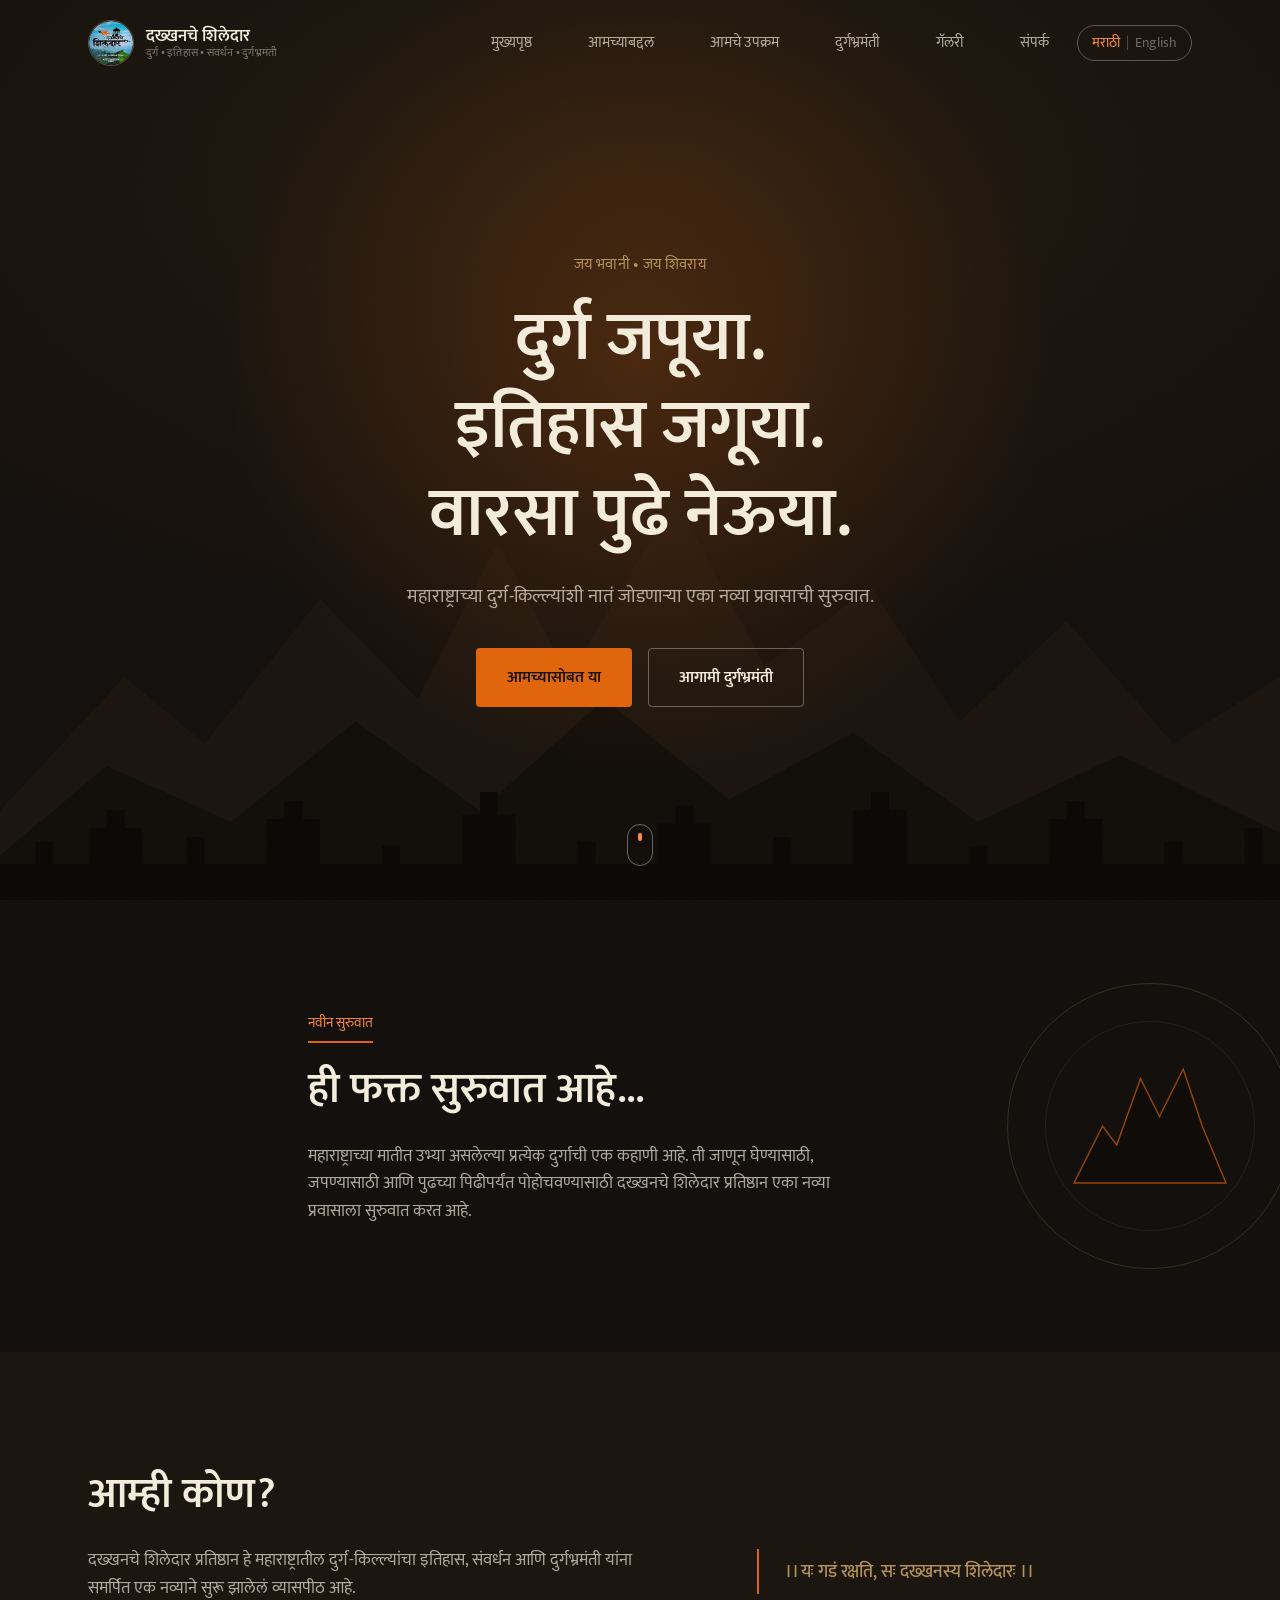
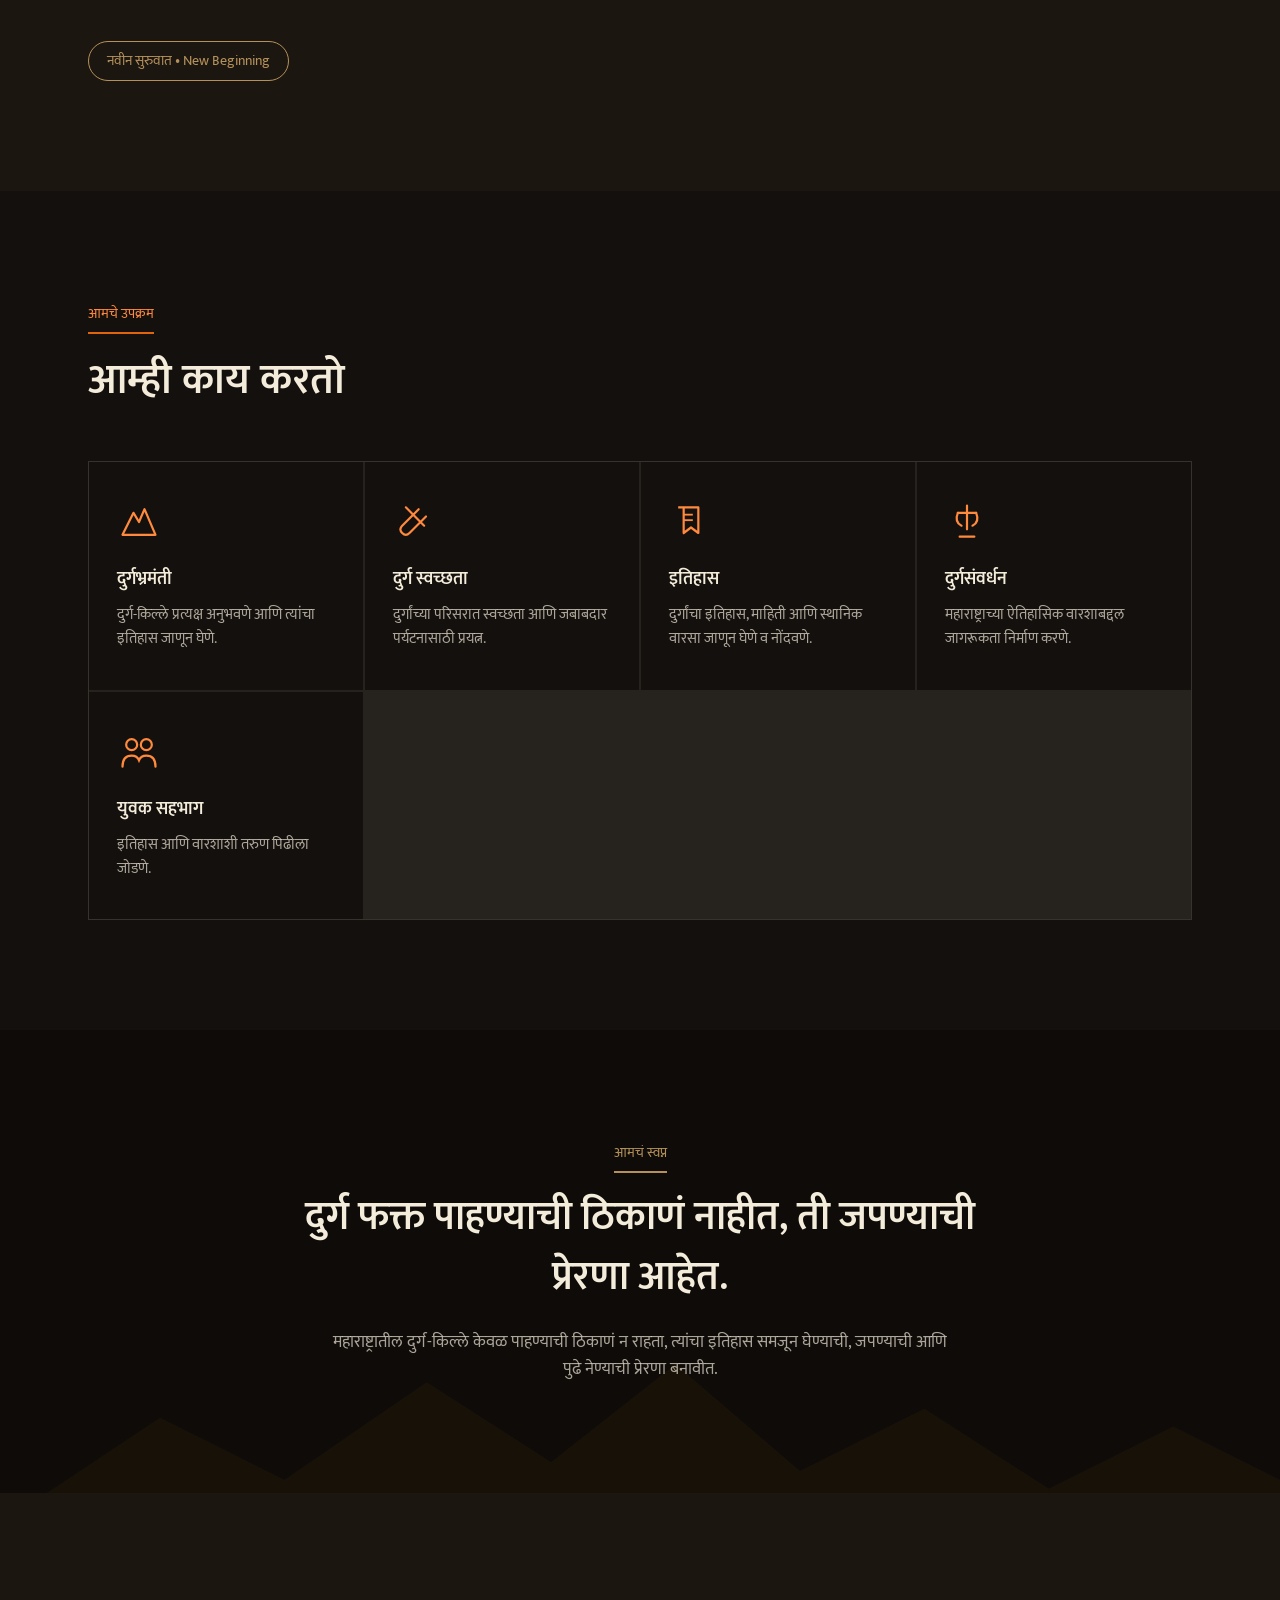
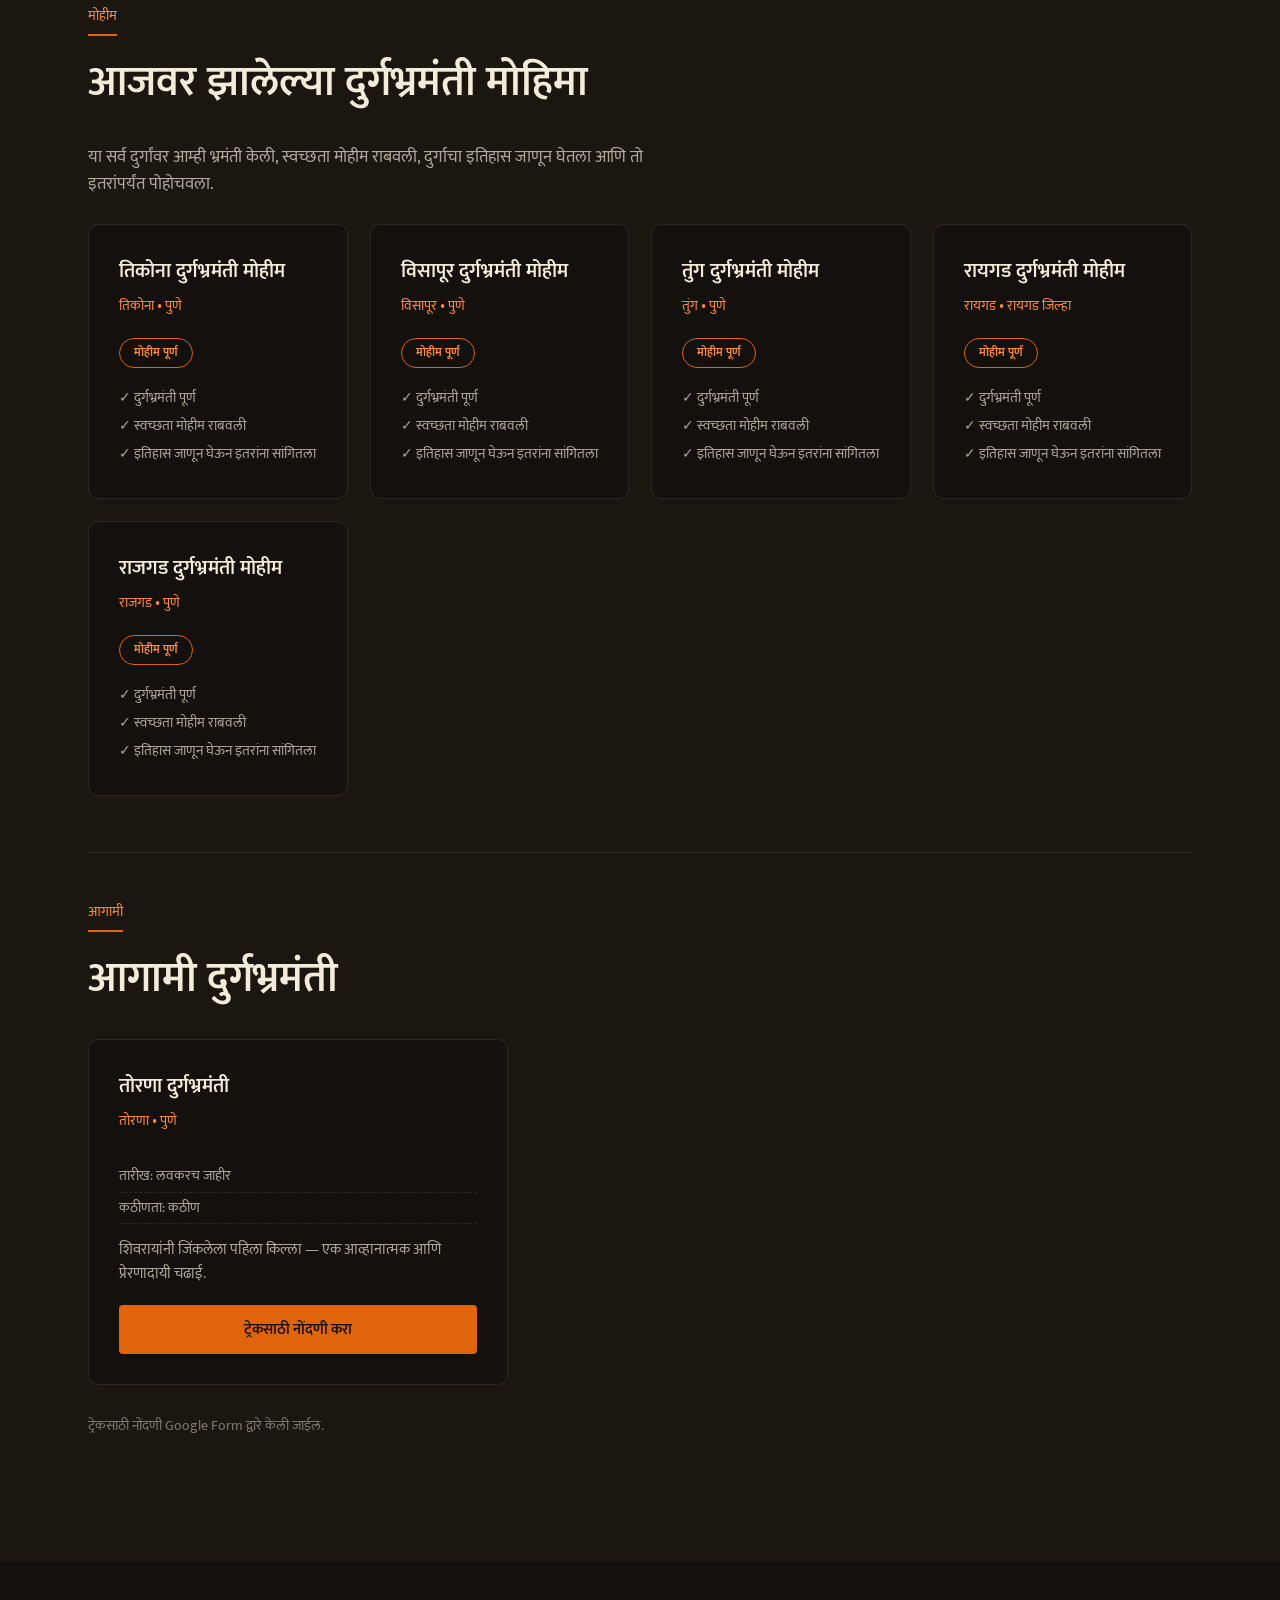
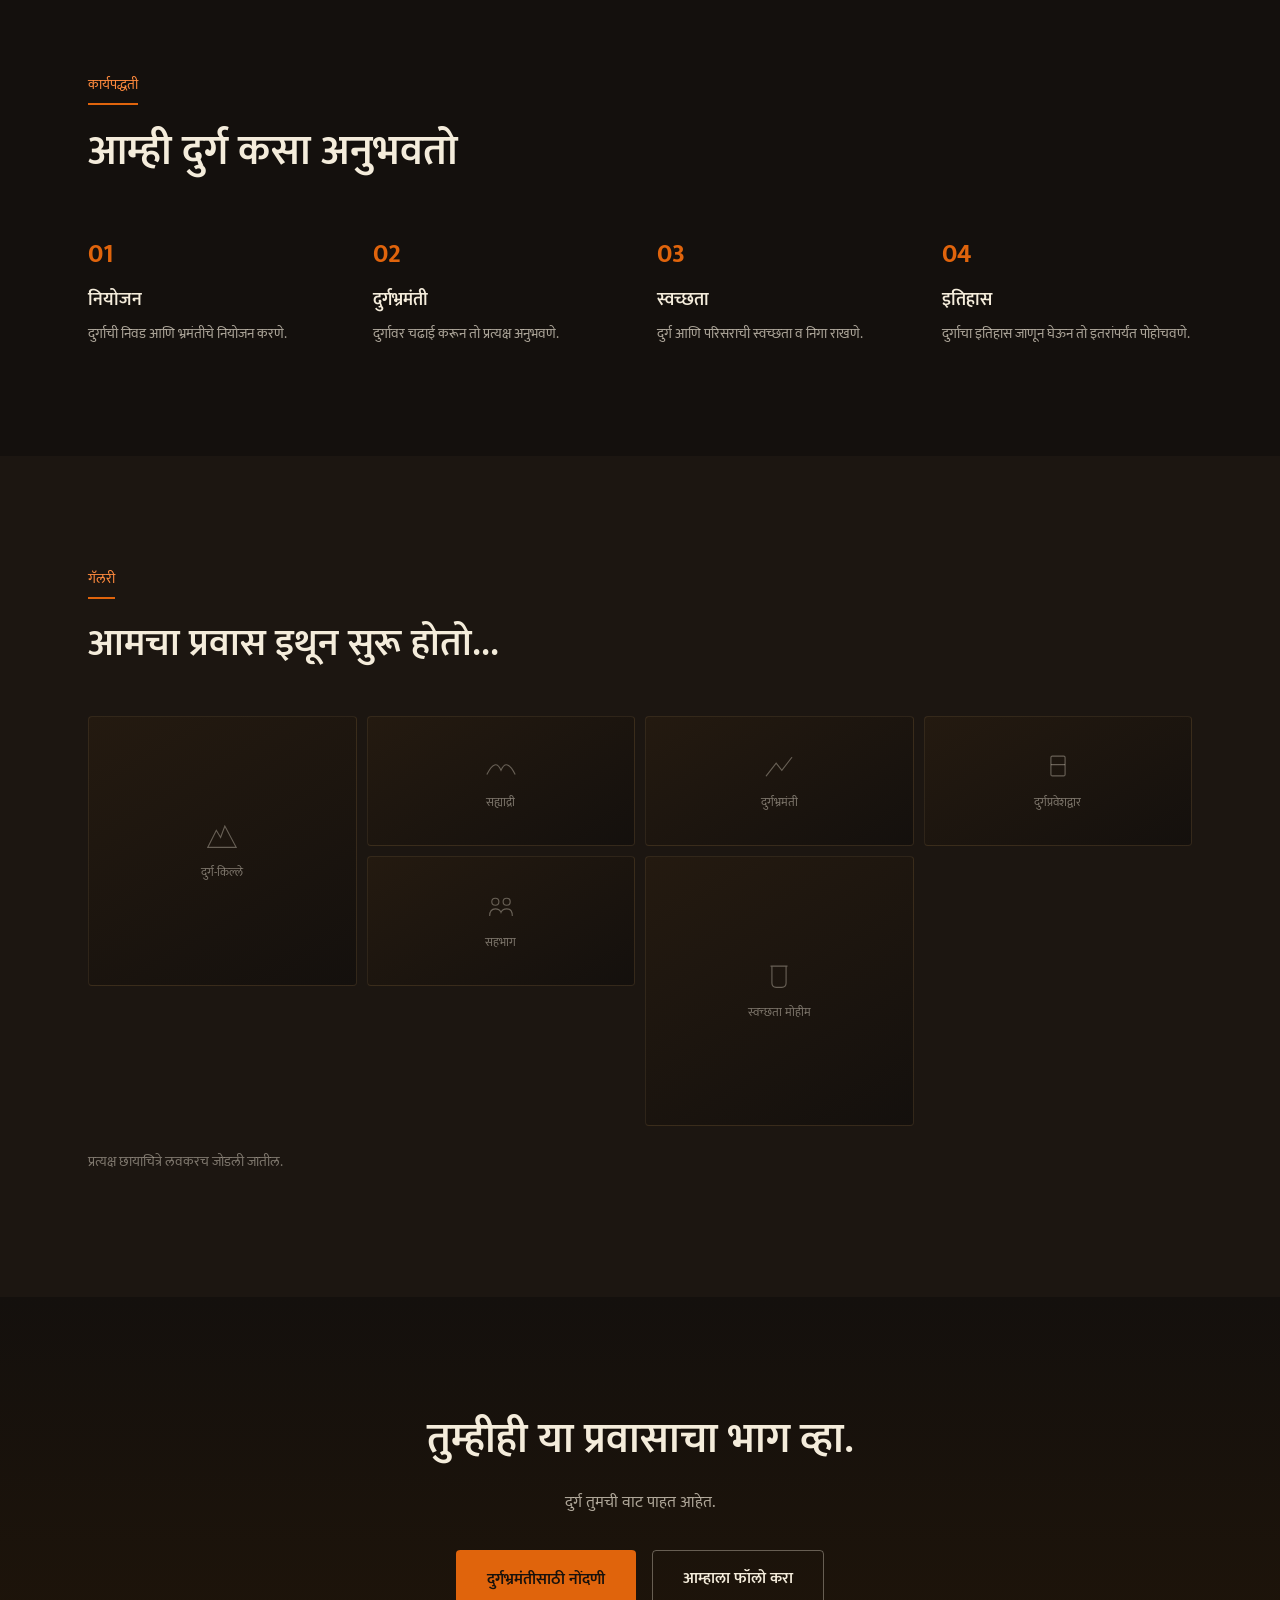
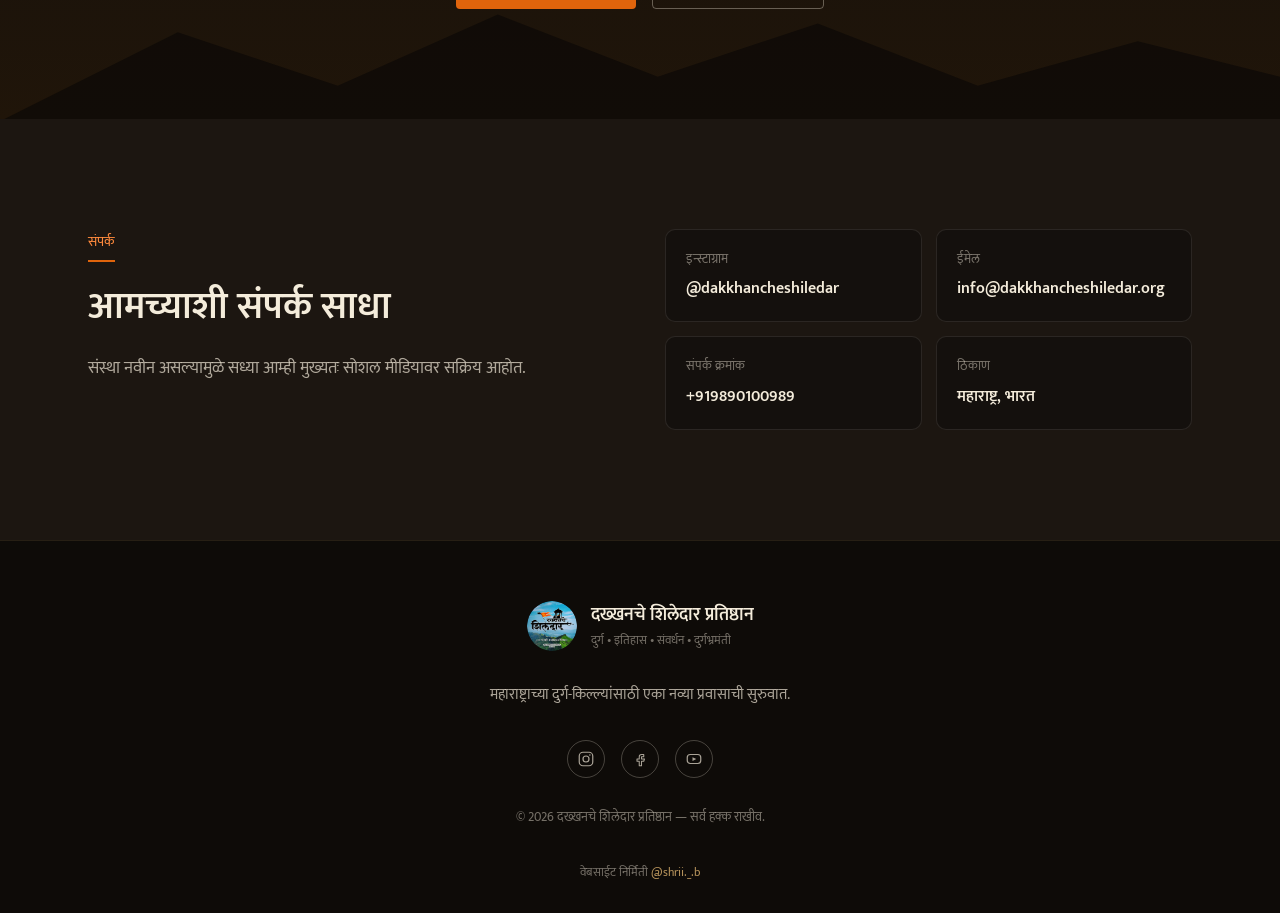
<file: index.html>
<!DOCTYPE html>
<html lang="mr">
<head>
<meta charset="UTF-8">
<meta name="viewport" content="width=device-width, initial-scale=1.0">
<title>दख्खनचे शिलेदार प्रतिष्ठान | Dakkhanche Shiledar Pratishthaan</title>
<meta name="description" content="दख्खनचे शिलेदार प्रतिष्ठान — महाराष्ट्राच्या दुर्ग-किल्ल्यांचा इतिहास, संवर्धन आणि दुर्गभ्रमंतीसाठी काम करणारी नवी सुरुवात.">
<link rel="icon" href="assets/images/logo.jpg">
<link rel="preconnect" href="https://fonts.googleapis.com">
<link rel="preconnect" href="https://fonts.gstatic.com" crossorigin>
<link href="https://fonts.googleapis.com/css2?family=Mukta:wght@400;500;600;700;800&display=swap" rel="stylesheet">
<link rel="stylesheet" href="assets/css/style.css">
</head>
<body>

<!-- ================= NAVBAR ================= -->
<header class="navbar" id="navbar">
  <div class="navbar__inner">
    <a href="#top" class="brand">
      <img src="assets/images/logo.jpg" alt="दख्खनचे शिलेदार प्रतिष्ठान" class="brand__logo">
      <span class="brand__text">
        <span class="brand__name" data-mr="दख्खनचे शिलेदार" data-en="Dakkhanche Shiledar">दख्खनचे शिलेदार</span>
        <span class="brand__tag" data-mr="दुर्ग • इतिहास • संवर्धन • दुर्गभ्रमंती" data-en="Forts • History • Conservation • Trekking">दुर्ग • इतिहास • संवर्धन • दुर्गभ्रमंती</span>
      </span>
    </a>

    <nav class="nav-links" id="navLinks">
      <a href="#top" data-mr="मुख्यपृष्ठ" data-en="Home">मुख्यपृष्ठ</a>
      <a href="#who-we-are" data-mr="आमच्याबद्दल" data-en="About">आमच्याबद्दल</a>
      <a href="#what-we-do" data-mr="आमचे उपक्रम" data-en="Our Work">आमचे उपक्रम</a>
      <a href="#treks" data-mr="दुर्गभ्रमंती" data-en="Treks">दुर्गभ्रमंती</a>
      <a href="#gallery" data-mr="गॅलरी" data-en="Gallery">गॅलरी</a>
      <a href="#contact" data-mr="संपर्क" data-en="Contact">संपर्क</a>
      <button class="lang-switch" id="langSwitch" aria-label="Switch language">
        <span class="lang-opt is-active" data-lang="mr">मराठी</span>
        <span class="lang-sep">|</span>
        <span class="lang-opt" data-lang="en">English</span>
      </button>
    </nav>

    <button class="hamburger" id="hamburger" aria-label="Menu" aria-expanded="false">
      <span></span><span></span><span></span>
    </button>
  </div>
</header>

<!-- ================= HERO ================= -->
<section class="hero" id="top">
  <div class="hero__art" aria-hidden="true">
    <svg class="hero__mountains" viewBox="0 0 1440 500" preserveAspectRatio="none">
      <path d="M0,420 L140,300 L230,360 L360,230 L470,320 L560,180 L640,300 L760,140 L860,290 L980,220 L1080,340 L1200,250 L1320,360 L1440,300 L1440,500 L0,500 Z" fill="#1c150f"/>
      <path d="M0,460 L120,380 L260,430 L400,340 L540,420 L680,320 L820,410 L960,350 L1100,430 L1260,370 L1440,440 L1440,500 L0,500 Z" fill="#120e0a"/>
    </svg>
    <svg class="hero__fort" viewBox="0 0 1440 160" preserveAspectRatio="none">
      <path d="M0,160 L0,120 L40,120 L40,95 L60,95 L60,120 L100,120 L100,80 L120,80 L120,60 L140,60 L140,80 L160,80 L160,120 L210,120 L210,90 L230,90 L230,120 L300,120 L300,70 L320,70 L320,50 L340,50 L340,70 L360,70 L360,120 L430,120 L430,100 L450,100 L450,120 L520,120 L520,65 L540,65 L540,40 L560,40 L560,65 L580,65 L580,120 L650,120 L650,95 L670,95 L670,120 L740,120 L740,75 L760,75 L760,55 L780,55 L780,75 L800,75 L800,120 L870,120 L870,90 L890,90 L890,120 L960,120 L960,60 L980,60 L980,40 L1000,40 L1000,60 L1020,60 L1020,120 L1090,120 L1090,100 L1110,100 L1110,120 L1180,120 L1180,70 L1200,70 L1200,50 L1220,50 L1220,70 L1240,70 L1240,120 L1310,120 L1310,95 L1330,95 L1330,120 L1400,120 L1400,80 L1420,80 L1420,120 L1440,120 L1440,160 Z" fill="#0b0806"/>
    </svg>
  </div>

  <div class="hero__glow" aria-hidden="true"></div>

  <div class="hero__content">
    <p class="hero__jay" data-mr="जय भवानी • जय शिवाजी" data-en="Jai Bhavani • Jai Shivrai">जय भवानी • जय शिवराय</p>
    <h1 class="hero__title" data-mr="दुर्ग जपूया.<br>इतिहास जगूया.<br>वारसा पुढे नेऊया." data-en="Preserve the forts.<br>Live the history.<br>Carry the legacy forward.">दुर्ग जपूया.<br>इतिहास जगूया.<br>वारसा पुढे नेऊया.</h1>
    <p class="hero__subtext" data-mr="महाराष्ट्राच्या दुर्ग-किल्ल्यांशी नातं जोडणाऱ्या एका नव्या प्रवासाची सुरुवात." data-en="Beginning a new journey to reconnect with Maharashtra's forts and heritage.">महाराष्ट्राच्या दुर्ग-किल्ल्यांशी नातं जोडणाऱ्या एका नव्या प्रवासाची सुरुवात.</p>

    <div class="hero__ctas">
      <button class="btn btn--primary" id="joinBtn" data-mr="आमच्यासोबत या" data-en="Join Us">आमच्यासोबत या</button>
      <a href="#treks" class="btn btn--ghost" data-mr="आगामी दुर्गभ्रमंती" data-en="Upcoming Treks">आगामी दुर्गभ्रमंती</a>
    </div>
  </div>

  <a href="#new-beginning" class="scroll-cue" aria-label="Scroll down">
    <span></span>
  </a>
</section>

<!-- ================= NEW BEGINNING ================= -->
<section class="section beginning" id="new-beginning">
  <div class="beginning__art" aria-hidden="true">
    <svg viewBox="0 0 400 400" width="100%" height="100%">
      <circle cx="200" cy="200" r="150" fill="none" stroke="#B4915A" stroke-width="1" opacity="0.35"/>
      <circle cx="200" cy="200" r="110" fill="none" stroke="#B4915A" stroke-width="1" opacity="0.2"/>
      <path d="M120,260 L150,200 L165,220 L190,150 L210,190 L235,140 L255,200 L280,260 Z" fill="#0f0b08" stroke="#E1650C" stroke-width="1.5" opacity="0.9"/>
    </svg>
  </div>
  <div class="section__inner beginning__grid">
    <div>
      <p class="eyebrow" data-mr="नवीन सुरुवात" data-en="New Beginning">नवीन सुरुवात</p>
      <h2 data-mr="ही फक्त सुरुवात आहे..." data-en="This is only the beginning...">ही फक्त सुरुवात आहे...</h2>
      <p class="lead" data-mr="महाराष्ट्राच्या मातीत उभ्या असलेल्या प्रत्येक दुर्गाची एक कहाणी आहे. ती जाणून घेण्यासाठी, जपण्यासाठी आणि पुढच्या पिढीपर्यंत पोहोचवण्यासाठी दख्खनचे शिलेदार प्रतिष्ठान एका नव्या प्रवासाला सुरुवात करत आहे." data-en="Every fort standing in Maharashtra carries a story. Dakkhanche Shiledar Pratishthaan is beginning a new journey to discover, preserve and carry those stories to the next generation.">महाराष्ट्राच्या मातीत उभ्या असलेल्या प्रत्येक दुर्गाची एक कहाणी आहे. ती जाणून घेण्यासाठी, जपण्यासाठी आणि पुढच्या पिढीपर्यंत पोहोचवण्यासाठी दख्खनचे शिलेदार प्रतिष्ठान एका नव्या प्रवासाला सुरुवात करत आहे.</p>
    </div>
  </div>
</section>

<!-- ================= WHO WE ARE ================= -->
<section class="section who" id="who-we-are">
  <div class="section__inner who__grid">
    <div class="who__text">
      <h2 data-mr="आम्ही कोण?" data-en="Who We Are">आम्ही कोण?</h2>
      <p class="lead" data-mr="दख्खनचे शिलेदार प्रतिष्ठान हे महाराष्ट्रातील दुर्ग-किल्ल्यांचा इतिहास, संवर्धन आणि दुर्गभ्रमंती यांना समर्पित एक नव्याने सुरू झालेलं व्यासपीठ आहे." data-en="Dakkhanche Shiledar Pratishthaan is a newly started platform dedicated to the history, conservation and exploration of Maharashtra's forts.">दख्खनचे शिलेदार प्रतिष्ठान हे महाराष्ट्रातील दुर्ग-किल्ल्यांचा इतिहास, संवर्धन आणि दुर्गभ्रमंती यांना समर्पित एक नव्याने सुरू झालेलं व्यासपीठ आहे.</p>
      <span class="badge" data-mr="नवीन सुरुवात • New Beginning" data-en="New Beginning">नवीन सुरुवात • New Beginning</span>
    </div>
    <div class="who__quote">
      <p data-mr="।। यः गडं रक्षति, सः दख्खनस्य शिलेदारः ।।" data-en="Whoever protects the fort, is the Shiledar of the Dakkhan.">।। यः गडं रक्षति, सः दख्खनस्य शिलेदारः ।।</p>
    </div>
  </div>
</section>

<!-- ================= WHAT WE DO ================= -->
<section class="section work" id="what-we-do">
  <div class="section__inner">
    <p class="eyebrow" data-mr="आमचे उपक्रम" data-en="What We Do">आमचे उपक्रम</p>
    <h2 data-mr="आम्ही काय करतो" data-en="What we do">आम्ही काय करतो</h2>

    <div class="cards">
      <div class="card">
        <span class="card__icon">
          <svg viewBox="0 0 48 48"><path d="M6 38 L18 14 L24 24 L30 10 L42 38 Z" fill="none" stroke="currentColor" stroke-width="2.4" stroke-linejoin="round"/></svg>
        </span>
        <h3 data-mr="दुर्गभ्रमंती" data-en="Durg Clean-up">दुर्गभ्रमंती</h3>
        <p data-mr="दुर्ग-किल्ले प्रत्यक्ष अनुभवणे आणि त्यांचा इतिहास जाणून घेणे." data-en="Experiencing forts firsthand and learning their history.">दुर्ग-किल्ले प्रत्यक्ष अनुभवणे आणि त्यांचा इतिहास जाणून घेणे.</p>
      </div>

      <div class="card">
        <span class="card__icon">
          <svg viewBox="0 0 48 48"><path d="M14 8 L34 28 M28 10 L10 28 Q6 32 10 36 Q14 40 18 36 L36 18" fill="none" stroke="currentColor" stroke-width="2.4" stroke-linecap="round"/></svg>
        </span>
        <h3 data-mr="दुर्ग स्वच्छता" data-en="Fort Clean-ups">दुर्ग स्वच्छता</h3>
        <p data-mr="दुर्गांच्या परिसरात स्वच्छता आणि जबाबदार पर्यटनासाठी प्रयत्न." data-en="Working towards clean forts and responsible tourism.">दुर्गांच्या परिसरात स्वच्छता आणि जबाबदार पर्यटनासाठी प्रयत्न.</p>
      </div>

      <div class="card">
        <span class="card__icon">
          <svg viewBox="0 0 48 48"><path d="M10 8 H32 V36 L24 30 L16 36 V8" fill="none" stroke="currentColor" stroke-width="2.4" stroke-linejoin="round"/><line x1="16" y1="16" x2="26" y2="16" stroke="currentColor" stroke-width="2"/><line x1="16" y1="22" x2="26" y2="22" stroke="currentColor" stroke-width="2"/></svg>
        </span>
        <h3 data-mr="इतिहास" data-en="History">इतिहास</h3>
        <p data-mr="दुर्गांचा इतिहास, माहिती आणि स्थानिक वारसा जाणून घेणे व नोंदवणे." data-en="Learning and documenting fort history and local heritage.">दुर्गांचा इतिहास, माहिती आणि स्थानिक वारसा जाणून घेणे व नोंदवणे.</p>
      </div>

      <div class="card">
        <span class="card__icon">
          <svg viewBox="0 0 48 48"><path d="M24 6 L24 32 M14 14 L34 14" fill="none" stroke="currentColor" stroke-width="2.4" stroke-linecap="round"/><path d="M14 14 Q10 24 18 28 M34 14 Q38 24 30 28" fill="none" stroke="currentColor" stroke-width="2.4" stroke-linecap="round"/><line x1="16" y1="40" x2="32" y2="40" stroke="currentColor" stroke-width="2.4" stroke-linecap="round"/></svg>
        </span>
        <h3 data-mr="दुर्गसंवर्धन" data-en="Fort Conservation">दुर्गसंवर्धन</h3>
        <p data-mr="महाराष्ट्राच्या ऐतिहासिक वारशाबद्दल जागरूकता निर्माण करणे." data-en="Creating awareness about Maharashtra's historical heritage.">महाराष्ट्राच्या ऐतिहासिक वारशाबद्दल जागरूकता निर्माण करणे.</p>
      </div>

      <div class="card">
        <span class="card__icon">
          <svg viewBox="0 0 48 48"><circle cx="16" cy="16" r="6" fill="none" stroke="currentColor" stroke-width="2.4"/><circle cx="32" cy="16" r="6" fill="none" stroke="currentColor" stroke-width="2.4"/><path d="M6 40 Q6 28 16 28 Q22 28 24 33 Q26 28 32 28 Q42 28 42 40" fill="none" stroke="currentColor" stroke-width="2.4" stroke-linecap="round"/></svg>
        </span>
        <h3 data-mr="युवक सहभाग" data-en="Youth Participation">युवक सहभाग</h3>
        <p data-mr="इतिहास आणि वारशाशी तरुण पिढीला जोडणे." data-en="Connecting the younger generation with history and heritage.">इतिहास आणि वारशाशी तरुण पिढीला जोडणे.</p>
      </div>
    </div>
  </div>
</section>

<!-- ================= VISION ================= -->
<section class="section vision">
  <div class="vision__art" aria-hidden="true">
    <svg viewBox="0 0 1440 300" preserveAspectRatio="none">
      <path d="M0,260 L180,140 L320,210 L480,100 L620,190 L760,80 L900,200 L1040,130 L1180,220 L1320,150 L1440,210 L1440,300 L0,300 Z" fill="#191209"/>
    </svg>
  </div>
  <div class="section__inner">
    <p class="eyebrow eyebrow--light" data-mr="आमचं स्वप्न" data-en="Our Vision">आमचं स्वप्न</p>
    <h2 class="vision__title" data-mr="दुर्ग फक्त पाहण्याची ठिकाणं नाहीत, ती जपण्याची प्रेरणा आहेत." data-en="Forts are not just places to see — they are a reason to preserve.">दुर्ग फक्त पाहण्याची ठिकाणं नाहीत, ती जपण्याची प्रेरणा आहेत.</h2>
    <p class="vision__text" data-mr="महाराष्ट्रातील दुर्ग-किल्ले केवळ पाहण्याची ठिकाणं न राहता, त्यांचा इतिहास समजून घेण्याची, जपण्याची आणि पुढे नेण्याची प्रेरणा बनावीत." data-en="Our vision is to make Maharashtra's forts more than destinations — places where people discover history, understand heritage and feel inspired to preserve it.">महाराष्ट्रातील दुर्ग-किल्ले केवळ पाहण्याची ठिकाणं न राहता, त्यांचा इतिहास समजून घेण्याची, जपण्याची आणि पुढे नेण्याची प्रेरणा बनावीत.</p>
  </div>
</section>

<!-- ================= TREKS: COMPLETED MOHIMS + UPCOMING ================= -->
<section class="section treks" id="treks">
  <div class="section__inner">

    <!-- ---- Completed treks / मोहीम ---- -->
    <p class="eyebrow" data-mr="मोहीम" data-en="Missions">मोहीम</p>
    <h2 data-mr="आजवर झालेल्या दुर्गभ्रमंती मोहिमा" data-en="Treks & Missions Completed So Far">आजवर झालेल्या दुर्गभ्रमंती मोहिमा</h2>
    <p class="lead" data-mr="या सर्व दुर्गांवर आम्ही भ्रमंती केली, स्वच्छता मोहीम राबवली, दुर्गाचा इतिहास जाणून घेतला आणि तो इतरांपर्यंत पोहोचवला." data-en="On each of these forts we trekked, carried out a clean-up mission, learned the fort's history and shared it with others.">या सर्व दुर्गांवर आम्ही भ्रमंती केली, स्वच्छता मोहीम राबवली, दुर्गाचा इतिहास जाणून घेतला आणि तो इतरांपर्यंत पोहोचवला.</p>

    <div class="trek-cards trek-cards--done">
      <div class="trek-card trek-card--done">
        <div class="trek-card__top">
          <h3 data-mr="तिकोना दुर्गभ्रमंती मोहीम" data-en="Tikona Trek Mission">तिकोना दुर्गभ्रमंती मोहीम</h3>
          <span class="trek-card__place" data-mr="तिकोना • पुणे" data-en="Tikona • Pune">तिकोना • पुणे</span>
        </div>
        <span class="mohim-badge" data-mr="मोहीम पूर्ण" data-en="Mission Completed">मोहीम पूर्ण</span>
        <ul class="trek-card__meta trek-card__meta--done">
          <li data-mr="✓ दुर्गभ्रमंती पूर्ण" data-en="✓ Trek completed">✓ दुर्गभ्रमंती पूर्ण</li>
          <li data-mr="✓ स्वच्छता मोहीम राबवली" data-en="✓ Clean-up mission carried out">✓ स्वच्छता मोहीम राबवली</li>
          <li data-mr="✓ इतिहास जाणून घेऊन इतरांना सांगितला" data-en="✓ History learned and shared with others">✓ इतिहास जाणून घेऊन इतरांना सांगितला</li>
        </ul>
      </div>

      <div class="trek-card trek-card--done">
        <div class="trek-card__top">
          <h3 data-mr="विसापूर दुर्गभ्रमंती मोहीम" data-en="Visapur Trek Mission">विसापूर दुर्गभ्रमंती मोहीम</h3>
          <span class="trek-card__place" data-mr="विसापूर • पुणे" data-en="Visapur • Pune">विसापूर • पुणे</span>
        </div>
        <span class="mohim-badge" data-mr="मोहीम पूर्ण" data-en="Mission Completed">मोहीम पूर्ण</span>
        <ul class="trek-card__meta trek-card__meta--done">
          <li data-mr="✓ दुर्गभ्रमंती पूर्ण" data-en="✓ Trek completed">✓ दुर्गभ्रमंती पूर्ण</li>
          <li data-mr="✓ स्वच्छता मोहीम राबवली" data-en="✓ Clean-up mission carried out">✓ स्वच्छता मोहीम राबवली</li>
          <li data-mr="✓ इतिहास जाणून घेऊन इतरांना सांगितला" data-en="✓ History learned and shared with others">✓ इतिहास जाणून घेऊन इतरांना सांगितला</li>
        </ul>
      </div>

      <div class="trek-card trek-card--done">
        <div class="trek-card__top">
          <h3 data-mr="तुंग दुर्गभ्रमंती मोहीम" data-en="Tung Trek Mission">तुंग दुर्गभ्रमंती मोहीम</h3>
          <span class="trek-card__place" data-mr="तुंग • पुणे" data-en="Tung • Pune">तुंग • पुणे</span>
        </div>
        <span class="mohim-badge" data-mr="मोहीम पूर्ण" data-en="Mission Completed">मोहीम पूर्ण</span>
        <ul class="trek-card__meta trek-card__meta--done">
          <li data-mr="✓ दुर्गभ्रमंती पूर्ण" data-en="✓ Trek completed">✓ दुर्गभ्रमंती पूर्ण</li>
          <li data-mr="✓ स्वच्छता मोहीम राबवली" data-en="✓ Clean-up mission carried out">✓ स्वच्छता मोहीम राबवली</li>
          <li data-mr="✓ इतिहास जाणून घेऊन इतरांना सांगितला" data-en="✓ History learned and shared with others">✓ इतिहास जाणून घेऊन इतरांना सांगितला</li>
        </ul>
      </div>

      <div class="trek-card trek-card--done">
        <div class="trek-card__top">
          <h3 data-mr="रायगड दुर्गभ्रमंती मोहीम" data-en="Raigad Trek Mission">रायगड दुर्गभ्रमंती मोहीम</h3>
          <span class="trek-card__place" data-mr="रायगड • रायगड जिल्हा" data-en="Raigad • Raigad District">रायगड • रायगड जिल्हा</span>
        </div>
        <span class="mohim-badge" data-mr="मोहीम पूर्ण" data-en="Mission Completed">मोहीम पूर्ण</span>
        <ul class="trek-card__meta trek-card__meta--done">
          <li data-mr="✓ दुर्गभ्रमंती पूर्ण" data-en="✓ Trek completed">✓ दुर्गभ्रमंती पूर्ण</li>
          <li data-mr="✓ स्वच्छता मोहीम राबवली" data-en="✓ Clean-up mission carried out">✓ स्वच्छता मोहीम राबवली</li>
          <li data-mr="✓ इतिहास जाणून घेऊन इतरांना सांगितला" data-en="✓ History learned and shared with others">✓ इतिहास जाणून घेऊन इतरांना सांगितला</li>
        </ul>
      </div>

      <div class="trek-card trek-card--done">
        <div class="trek-card__top">
          <h3 data-mr="राजगड दुर्गभ्रमंती मोहीम" data-en="Rajgad Trek Mission">राजगड दुर्गभ्रमंती मोहीम</h3>
          <span class="trek-card__place" data-mr="राजगड • पुणे" data-en="Rajgad • Pune">राजगड • पुणे</span>
        </div>
        <span class="mohim-badge" data-mr="मोहीम पूर्ण" data-en="Mission Completed">मोहीम पूर्ण</span>
        <ul class="trek-card__meta trek-card__meta--done">
          <li data-mr="✓ दुर्गभ्रमंती पूर्ण" data-en="✓ Trek completed">✓ दुर्गभ्रमंती पूर्ण</li>
          <li data-mr="✓ स्वच्छता मोहीम राबवली" data-en="✓ Clean-up mission carried out">✓ स्वच्छता मोहीम राबवली</li>
          <li data-mr="✓ इतिहास जाणून घेऊन इतरांना सांगितला" data-en="✓ History learned and shared with others">✓ इतिहास जाणून घेऊन इतरांना सांगितला</li>
        </ul>
      </div>
    </div>

    <div class="treks__divider" aria-hidden="true"></div>

    <!-- ---- Upcoming trek: Torna ---- -->
    <p class="eyebrow" data-mr="आगामी" data-en="Upcoming">आगामी</p>
    <h2 data-mr="आगामी दुर्गभ्रमंती" data-en="Upcoming Trek">आगामी दुर्गभ्रमंती</h2>

    <div class="trek-cards trek-cards--single">
      <div class="trek-card">
        <div class="trek-card__top">
          <h3 data-mr="तोरणा दुर्गभ्रमंती" data-en="Torna Trek">तोरणा दुर्गभ्रमंती</h3>
          <span class="trek-card__place" data-mr="तोरणा • पुणे" data-en="Torna • Pune">तोरणा • पुणे</span>
        </div>
        <ul class="trek-card__meta">
          <li><span data-mr="तारीख" data-en="Date">तारीख</span>: <span data-mr="लवकरच जाहीर" data-en="To be announced">लवकरच जाहीर</span></li>
          <li><span data-mr="कठीणता" data-en="Difficulty">कठीणता</span>: <span data-mr="कठीण" data-en="Challenging">कठीण</span></li>
        </ul>
        <p data-mr="शिवरायांनी जिंकलेला पहिला किल्ला — एक आव्हानात्मक आणि प्रेरणादायी चढाई." data-en="The first fort won by Shivaji Maharaj — a challenging and inspiring climb.">शिवरायांनी जिंकलेला पहिला किल्ला — एक आव्हानात्मक आणि प्रेरणादायी चढाई.</p>
        <button class="btn btn--primary btn--small trek-register" data-mr="ट्रेकसाठी नोंदणी करा" data-en="Register for Trek">ट्रेकसाठी नोंदणी करा</button>
      </div>
    </div>

    <p class="treks__note" data-mr="ट्रेकसाठी नोंदणी Google Form द्वारे केली जाईल." data-en="Trek registrations will be completed through Google Forms.">ट्रेकसाठी नोंदणी Google Form द्वारे केली जाईल.</p>
  </div>
</section>

<!-- ================= HOW WE TREK ================= -->
<section class="section how">
  <div class="section__inner">
    <p class="eyebrow" data-mr="कार्यपद्धती" data-en="Our Process">कार्यपद्धती</p>
    <h2 data-mr="आम्ही दुर्ग कसा अनुभवतो" data-en="How we trek">आम्ही दुर्ग कसा अनुभवतो</h2>

    <div class="steps">
      <div class="step">
        <span class="step__num">01</span>
        <h3 data-mr="नियोजन" data-en="Plan">नियोजन</h3>
        <p data-mr="दुर्गाची निवड आणि भ्रमंतीचे नियोजन करणे." data-en="Choosing the fort and planning the trek.">दुर्गाची निवड आणि भ्रमंतीचे नियोजन करणे.</p>
      </div>
      <div class="step">
        <span class="step__num">02</span>
        <h3 data-mr="दुर्गभ्रमंती" data-en="Trek">दुर्गभ्रमंती</h3>
        <p data-mr="दुर्गावर चढाई करून तो प्रत्यक्ष अनुभवणे." data-en="Trekking up the fort and experiencing it firsthand.">दुर्गावर चढाई करून तो प्रत्यक्ष अनुभवणे.</p>
      </div>
      <div class="step">
        <span class="step__num">03</span>
        <h3 data-mr="स्वच्छता" data-en="Clean">स्वच्छता</h3>
        <p data-mr="दुर्ग आणि परिसराची स्वच्छता व निगा राखणे." data-en="Cleaning and caring for the fort and its surroundings.">दुर्ग आणि परिसराची स्वच्छता व निगा राखणे.</p>
      </div>
      <div class="step">
        <span class="step__num">04</span>
        <h3 data-mr="इतिहास" data-en="Share">इतिहास</h3>
        <p data-mr="दुर्गाचा इतिहास जाणून घेऊन तो इतरांपर्यंत पोहोचवणे." data-en="Learning the fort's history and sharing it with others.">दुर्गाचा इतिहास जाणून घेऊन तो इतरांपर्यंत पोहोचवणे.</p>
      </div>
    </div>
  </div>
</section>

<!-- ================= GALLERY ================= -->
<section class="section gallery" id="gallery">
  <div class="section__inner">
    <p class="eyebrow" data-mr="गॅलरी" data-en="Gallery">गॅलरी</p>
    <h2 data-mr="आमचा प्रवास इथून सुरू होतो..." data-en="Our journey begins here...">आमचा प्रवास इथून सुरू होतो...</h2>

    <div class="gallery__grid">
      <div class="gallery__item gallery__item--tall">
        <svg viewBox="0 0 48 48"><path d="M4 40 L16 16 L22 26 L28 10 L44 40 Z" fill="none" stroke="currentColor" stroke-width="1.6"/></svg>
        <span data-mr="दुर्ग-किल्ले" data-en="Forts">दुर्ग-किल्ले</span>
      </div>
      <div class="gallery__item">
        <svg viewBox="0 0 48 48"><path d="M4 36 Q16 12 24 30 Q32 12 44 36" fill="none" stroke="currentColor" stroke-width="1.6"/></svg>
        <span data-mr="सह्याद्री" data-en="Sahyadri">सह्याद्री</span>
      </div>
      <div class="gallery__item">
        <svg viewBox="0 0 48 48"><path d="M6 38 L20 20 L28 30 L42 12" fill="none" stroke="currentColor" stroke-width="1.6" stroke-linecap="round"/></svg>
        <span data-mr="दुर्गभ्रमंती" data-en="Trekking">दुर्गभ्रमंती</span>
      </div>
      <div class="gallery__item">
        <svg viewBox="0 0 48 48"><rect x="14" y="10" width="20" height="28" rx="2" fill="none" stroke="currentColor" stroke-width="1.6"/><path d="M14 22 H34" stroke="currentColor" stroke-width="1.6"/></svg>
        <span data-mr="दुर्गप्रवेशद्वार" data-en="Fort Entrance">दुर्गप्रवेशद्वार</span>
      </div>
      <div class="gallery__item">
        <svg viewBox="0 0 48 48"><circle cx="16" cy="18" r="5" fill="none" stroke="currentColor" stroke-width="1.6"/><circle cx="32" cy="18" r="5" fill="none" stroke="currentColor" stroke-width="1.6"/><path d="M8 38 Q8 28 16 28 Q22 28 24 33 Q26 28 32 28 Q40 28 40 38" fill="none" stroke="currentColor" stroke-width="1.6"/></svg>
        <span data-mr="सहभाग" data-en="Team">सहभाग</span>
      </div>
      <div class="gallery__item gallery__item--tall">
        <svg viewBox="0 0 48 48"><path d="M12 10 L36 10 M14 10 L14 34 Q14 40 20 40 L28 40 Q34 40 34 34 L34 10" fill="none" stroke="currentColor" stroke-width="1.6"/></svg>
        <span data-mr="स्वच्छता मोहीम" data-en="Clean-up Drive">स्वच्छता मोहीम</span>
      </div>
    </div>
    <p class="gallery__note" data-mr="प्रत्यक्ष छायाचित्रे लवकरच जोडली जातील." data-en="Real photographs will be added soon.">प्रत्यक्ष छायाचित्रे लवकरच जोडली जातील.</p>
  </div>
</section>

<!-- ================= JOIN CTA ================= -->
<section class="section join">
  <div class="join__art" aria-hidden="true">
    <svg viewBox="0 0 1440 200" preserveAspectRatio="none">
      <path d="M0,160 L200,60 L380,120 L560,40 L740,110 L920,50 L1100,120 L1280,70 L1440,110 L1440,200 L0,200 Z" fill="#0e0a07"/>
    </svg>
  </div>
  <div class="section__inner join__inner">
    <h2 data-mr="तुम्हीही या प्रवासाचा भाग व्हा." data-en="Be a part of the journey.">तुम्हीही या प्रवासाचा भाग व्हा.</h2>
    <p data-mr="दुर्ग तुमची वाट पाहत आहेत." data-en="The forts are waiting for you.">दुर्ग तुमची वाट पाहत आहेत.</p>
    <div class="join__ctas">
      <button class="btn btn--primary trek-register" data-mr="दुर्गभ्रमंतीसाठी नोंदणी" data-en="Register for a Trek">दुर्गभ्रमंतीसाठी नोंदणी</button>
      <a href="https://www.instagram.com/dakkhancheshiledar" target="_blank" rel="noopener" class="btn btn--ghost" data-mr="आम्हाला फॉलो करा" data-en="Follow Us">आम्हाला फॉलो करा</a>
    </div>
  </div>
</section>

<!-- ================= CONTACT ================= -->
<section class="section contact" id="contact">
  <div class="section__inner contact__grid">
    <div>
      <p class="eyebrow" data-mr="संपर्क" data-en="Contact">संपर्क</p>
      <h2 data-mr="आमच्याशी संपर्क साधा" data-en="Get in Touch">आमच्याशी संपर्क साधा</h2>
      <p class="lead" data-mr="संस्था नवीन असल्यामुळे सध्या आम्ही मुख्यतः सोशल मीडियावर सक्रिय आहोत." data-en="As we are a newly formed organisation, we are currently most active on social media.">संस्था नवीन असल्यामुळे सध्या आम्ही मुख्यतः सोशल मीडियावर सक्रिय आहोत.</p>
    </div>
    <div class="contact__cards">
      <a href="https://www.instagram.com/dakkhancheshiledar" target="_blank" rel="noopener" class="contact__card">
        <span data-mr="इन्स्टाग्राम" data-en="Instagram">इन्स्टाग्राम</span>
        <strong>@dakkhancheshiledar</strong>
      </a>
      <div class="contact__card">
        <span data-mr="ईमेल" data-en="Email">ईमेल</span>
        <strong>info@dakkhancheshiledar.org</strong>
      </div>
      <div class="contact__card">
        <span data-mr="संपर्क क्रमांक" data-en="Phone">संपर्क क्रमांक</span>
        <strong>+919890100989</strong>
      </div>
      <div class="contact__card">
        <span data-mr="ठिकाण" data-en="Location">ठिकाण</span>
        <strong data-mr="महाराष्ट्र, भारत" data-en="Maharashtra, India">महाराष्ट्र, भारत</strong>
      </div>
    </div>
  </div>
</section>

<!-- ================= FOOTER ================= -->
<footer class="footer">
  <div class="section__inner footer__grid">
    <div class="footer__brand">
      <img src="assets/images/logo.jpg" alt="दख्खनचे शिलेदार प्रतिष्ठान" class="footer__logo">
      <div>
        <p class="footer__name">दख्खनचे शिलेदार प्रतिष्ठान</p>
        <p class="footer__tag" data-mr="दुर्ग • इतिहास • संवर्धन • दुर्गभ्रमंती" data-en="Forts • History • Conservation • Trekking">दुर्ग • इतिहास • संवर्धन • दुर्गभ्रमंती</p>
      </div>
    </div>

    <p class="footer__line" data-mr="महाराष्ट्राच्या दुर्ग-किल्ल्यांसाठी एका नव्या प्रवासाची सुरुवात." data-en="A new journey dedicated to Maharashtra's forts and heritage.">महाराष्ट्राच्या दुर्ग-किल्ल्यांसाठी एका नव्या प्रवासाची सुरुवात.</p>

    <div class="footer__social">
      <a href="https://www.instagram.com/dakkhancheshiledar" target="_blank" rel="noopener" aria-label="Instagram">
        <svg viewBox="0 0 24 24"><rect x="3" y="3" width="18" height="18" rx="5" fill="none" stroke="currentColor" stroke-width="1.6"/><circle cx="12" cy="12" r="4" fill="none" stroke="currentColor" stroke-width="1.6"/><circle cx="17.2" cy="6.8" r="1" fill="currentColor"/></svg>
      </a>
      <a href="#" target="_blank" rel="noopener" aria-label="Facebook">
        <svg viewBox="0 0 24 24"><path d="M14 9 H17 V6 H14 Q11 6 11 9 V12 H8 V15 H11 V21 H14 V15 H17 L18 12 H14 Z" fill="none" stroke="currentColor" stroke-width="1.4" stroke-linejoin="round"/></svg>
      </a>
      <a href="#" target="_blank" rel="noopener" aria-label="YouTube">
        <svg viewBox="0 0 24 24"><rect x="3" y="6" width="18" height="12" rx="4" fill="none" stroke="currentColor" stroke-width="1.6"/><path d="M10 9.5 L15 12 L10 14.5 Z" fill="currentColor"/></svg>
      </a>
    </div>

    <p class="footer__copy">© <span id="year">2026</span> दख्खनचे शिलेदार प्रतिष्ठान — <span data-mr="सर्व हक्क राखीव." data-en="All rights reserved.">सर्व हक्क राखीव.</span></p>
    <p class="footer__credit">
      <span data-mr="वेबसाईट निर्मिती" data-en="Website built by">वेबसाईट निर्मिती</span>
      <a href="https://www.instagram.com/shrii._.b" target="_blank" rel="noopener">@shrii._.b</a>
    </p>
  </div>
</footer>

<script src="assets/js/script.js"></script>
</body>
</html>
</file>
<file: assets/css/style.css>
/* =========================================================
   दख्खनचे शिलेदार प्रतिष्ठान — style.css
   Design tokens: warm charcoal, bhagwa saffron, antique gold
   ========================================================= */

:root{
  --black:      #14100d;
  --black-2:    #1c1611;
  --black-3:    #0e0b08;
  --cream:      #f4ecdb;
  --cream-dim:  rgba(244,236,219,0.68);
  --cream-dim2: rgba(244,236,219,0.45);
  --saffron:    #e0640c;
  --saffron-2:  #ff8a3d;
  --brown:      #4a3423;
  --gold:       #b4915a;

  /* Mukta first everywhere: it renders Devanagari jodakshar (conjuncts)
     correctly. "Yatra One" does NOT support conjunct ligatures reliably
     and was breaking words like गड, इतिहास, दुर्गसंवर्धन, दख्खनस्य शिलेदारः,
     so it has been removed from the fonts actually used on real text. */
  --font-display: "Mukta", "Noto Sans Devanagari", sans-serif;
  --font-body: "Mukta", "Noto Sans Devanagari", sans-serif;

  --container: 1160px;
  --radius-s: 4px;
  --radius-m: 10px;
}

*, *::before, *::after{ box-sizing: border-box; }

html{ scroll-behavior: smooth; }

@media (prefers-reduced-motion: reduce){
  html{ scroll-behavior: auto; }
  *, *::before, *::after{ animation-duration: 0.001ms !important; animation-iteration-count: 1 !important; transition-duration: 0.001ms !important; }
}

body{
  margin: 0;
  background: var(--black);
  color: var(--cream);
  font-family: var(--font-body);
  font-weight: 400;
  line-height: 1.6;
  -webkit-font-smoothing: antialiased;
  overflow-x: hidden;
  /* Devanagari conjuncts break if letter-spacing is forced anywhere;
     keep the whole page at normal tracking. */
  letter-spacing: normal;
}

/* subtle grain overlay across the whole page */
body::before{
  content:"";
  position: fixed;
  inset: 0;
  z-index: 2000;
  pointer-events: none;
  opacity: 0.05;
  mix-blend-mode: overlay;
  background-image: url("data:image/svg+xml,%3Csvg xmlns='http://www.w3.org/2000/svg' width='120' height='120'%3E%3Cfilter id='n'%3E%3CfeTurbulence type='fractalNoise' baseFrequency='0.9' numOctaves='2' stitchTiles='stitch'/%3E%3C/filter%3E%3Crect width='100%25' height='100%25' filter='url(%23n)'/%3E%3C/svg%3E");
}

img{ max-width: 100%; display: block; }
a{ color: inherit; text-decoration: none; }
button{ font-family: inherit; cursor: pointer; }
ul{ list-style: none; margin: 0; padding: 0; }

h1, h2, h3{
  font-family: var(--font-display);
  font-weight: 600;
  letter-spacing: normal;
  margin: 0;
  color: var(--cream);
}

.section{ position: relative; padding: 110px 0; }
.section__inner{ max-width: var(--container); margin: 0 auto; padding: 0 28px; }

.eyebrow{
  display: inline-block;
  font-size: 0.9rem;
  color: var(--saffron-2);
  margin: 0 0 14px;
  padding-bottom: 6px;
  border-bottom: 2px solid var(--saffron);
}
.eyebrow--light{ color: var(--gold); border-bottom-color: var(--gold); }

.lead{
  color: var(--cream-dim);
  font-size: 1.08rem;
  max-width: 560px;
}

.badge{
  display: inline-block;
  margin-top: 22px;
  padding: 8px 18px;
  border: 1px solid var(--gold);
  border-radius: 999px;
  color: var(--gold);
  font-size: 0.88rem;
}

/* ---------- Buttons ---------- */
.btn{
  display: inline-flex;
  align-items: center;
  justify-content: center;
  padding: 15px 30px;
  border-radius: var(--radius-s);
  font-size: 1rem;
  font-weight: 600;
  border: 1px solid transparent;
  transition: transform 0.25s ease, box-shadow 0.25s ease, background 0.25s ease;
}
.btn--small{ padding: 11px 22px; font-size: 0.92rem; }

.btn--primary{
  background: var(--saffron);
  color: #17110c;
  box-shadow: 0 0 0 rgba(224,100,12,0);
}
.btn--primary:hover{
  background: var(--saffron-2);
  box-shadow: 0 8px 26px rgba(224,100,12,0.35);
  transform: translateY(-2px);
}

.btn--ghost{
  background: transparent;
  color: var(--cream);
  border-color: rgba(244,236,219,0.35);
}
.btn--ghost:hover{
  border-color: var(--gold);
  color: var(--gold);
  transform: translateY(-2px);
}

/* =========================================================
   NAVBAR
   ========================================================= */
.navbar{
  position: fixed;
  top: 0; left: 0; right: 0;
  z-index: 1000;
  padding: 20px 0;
  transition: background 0.4s ease, padding 0.4s ease, backdrop-filter 0.4s ease;
}
.navbar.is-scrolled{
  background: rgba(20,16,13,0.86);
  backdrop-filter: blur(10px);
  padding: 12px 0;
  border-bottom: 1px solid rgba(180,145,90,0.18);
}
.navbar__inner{
  max-width: var(--container);
  margin: 0 auto;
  padding: 0 28px;
  display: flex;
  align-items: center;
  justify-content: space-between;
  gap: 20px;
}

.brand{ display: flex; align-items: center; gap: 12px; }
.brand__logo{
  width: 46px; height: 46px;
  border-radius: 50%;
  object-fit: cover;
  border: 1px solid rgba(180,145,90,0.5);
}
.brand__text{ display: flex; flex-direction: column; line-height: 1.25; }
.brand__name{ font-family: var(--font-display); font-weight: 600; letter-spacing: normal; font-size: 1.05rem; }
.brand__tag{ font-size: 0.68rem; color: var(--cream-dim2); letter-spacing: 0.02em; }

.nav-links{
  display: flex;
  align-items: center;
  gap: 28px;
  font-size: 0.95rem;
}
.nav-links a{
  position: relative;
  padding: 4px 0;
  margin-right: 28px;
  color: var(--cream-dim);
  transition: color 0.2s ease;
}
.nav-links a:last-of-type{ margin-right: 0; }
@media (max-width: 760px){
  .nav-links a{ margin-right: 0; }
}
.nav-links a::after{
  content:"";
  position: absolute;
  left: 0; bottom: -2px;
  width: 0; height: 1px;
  background: var(--saffron);
  transition: width 0.25s ease;
}
.nav-links a:hover{ color: var(--cream); }
.nav-links a:hover::after{ width: 100%; }

.lang-switch{
  display: flex;
  align-items: center;
  gap: 6px;
  background: transparent;
  border: 1px solid rgba(244,236,219,0.3);
  border-radius: 999px;
  padding: 6px 14px;
  color: var(--cream-dim);
  font-size: 0.85rem;
}
.lang-opt{ opacity: 0.55; transition: opacity 0.2s ease, color 0.2s ease; }
.lang-opt.is-active{ opacity: 1; color: var(--saffron-2); }
.lang-sep{ opacity: 0.35; }

.hamburger{
  display: none;
  flex-direction: column;
  justify-content: center;
  gap: 5px;
  width: 30px; height: 26px;
  background: transparent;
  border: none;
}
.hamburger span{
  display: block;
  width: 100%; height: 2px;
  background: var(--cream);
  transition: transform 0.3s ease, opacity 0.3s ease;
}
.hamburger.is-open span:nth-child(1){ transform: translateY(7px) rotate(45deg); }
.hamburger.is-open span:nth-child(2){ opacity: 0; }
.hamburger.is-open span:nth-child(3){ transform: translateY(-7px) rotate(-45deg); }

/* =========================================================
   HERO
   ========================================================= */
.hero{
  position: relative;
  min-height: 100vh;
  min-height: 100svh;
  padding: 120px 0 60px;
  display: flex;
  align-items: center;
  justify-content: center;
  text-align: center;
  overflow: hidden;
  background: radial-gradient(120% 90% at 50% 20%, #241a10 0%, var(--black) 60%);
}
.hero__art{ position: absolute; inset: 0; z-index: 0; }
.hero__mountains{ position: absolute; bottom: 0; left: 0; width: 100%; height: 62%; }
.hero__fort{ position: absolute; bottom: 0; left: 0; width: 100%; height: 16%; }

.hero__glow{
  position: absolute;
  top: -10%;
  left: 50%;
  transform: translateX(-50%);
  width: 900px; height: 900px;
  max-width: 160vw;
  background: radial-gradient(circle, rgba(224,100,12,0.22) 0%, rgba(224,100,12,0) 65%);
  z-index: 0;
}

.hero__content{
  position: relative;
  z-index: 1;
  max-width: 780px;
  padding: 0 24px;
}

.hero__jay{
  margin: 0 0 18px;
  color: var(--gold);
  font-size: 0.95rem;
  letter-spacing: 0.02em;
}

.hero__title{
  font-size: clamp(2.4rem, 6vw, 4.3rem);
  line-height: 1.28;
  margin-bottom: 22px;
}

.hero__subtext{
  color: var(--cream-dim);
  font-size: clamp(1rem, 2vw, 1.2rem);
  max-width: 560px;
  margin: 0 auto 36px;
}

.hero__ctas{
  display: flex;
  flex-wrap: wrap;
  gap: 16px;
  justify-content: center;
}

.scroll-cue{
  position: absolute;
  bottom: 34px;
  left: 50%;
  transform: translateX(-50%);
  z-index: 1;
  width: 26px; height: 42px;
  border: 1.5px solid rgba(244,236,219,0.4);
  border-radius: 20px;
}
.scroll-cue span{
  position: absolute;
  top: 8px; left: 50%;
  width: 4px; height: 8px;
  transform: translateX(-50%);
  background: var(--saffron-2);
  border-radius: 4px;
  animation: scrollDot 1.8s ease infinite;
}
@keyframes scrollDot{
  0%{ opacity: 1; top: 8px; }
  70%{ opacity: 0; top: 22px; }
  100%{ opacity: 0; top: 8px; }
}

/* =========================================================
   NEW BEGINNING
   ========================================================= */
.beginning{ background: var(--black); }
.beginning__grid{ position: relative; z-index: 1; max-width: 720px; }
.beginning__art{
  position: absolute;
  top: 50%; right: -60px;
  transform: translateY(-50%);
  width: 380px; height: 380px;
  opacity: 0.7;
  z-index: 0;
}
.beginning h2{ font-size: clamp(1.8rem, 3.4vw, 2.6rem); margin: 0 0 18px; }

/* =========================================================
   WHO WE ARE
   ========================================================= */
.who{ background: var(--black-2); }
.who__grid{
  display: grid;
  grid-template-columns: 1.4fr 1fr;
  gap: 60px;
  align-items: center;
}
.who h2{ font-size: clamp(1.8rem, 3.4vw, 2.6rem); margin-bottom: 18px; }
.who__quote{
  border-left: 2px solid var(--saffron);
  padding: 6px 0 6px 26px;
}
.who__quote p{
  font-family: var(--font-display);
  font-weight: 500;
  letter-spacing: normal;
  font-size: 1.15rem;
  color: var(--gold);
  line-height: 1.8;
  margin: 0;
}

/* =========================================================
   WHAT WE DO
   ========================================================= */
.work h2{ font-size: clamp(1.8rem, 3.4vw, 2.6rem); margin-bottom: 46px; }

.cards{
  display: grid;
  grid-template-columns: repeat(auto-fit, minmax(220px, 1fr));
  gap: 2px;
  background: rgba(244,236,219,0.08);
  border: 1px solid rgba(244,236,219,0.08);
}
.card{
  background: var(--black);
  padding: 38px 28px;
  transition: background 0.3s ease;
}
.card:hover{ background: var(--black-2); }
.card__icon{
  display: inline-flex;
  width: 44px; height: 44px;
  color: var(--saffron-2);
  margin-bottom: 20px;
}
.card__icon svg{ width: 100%; height: 100%; }
.card h3{ font-size: 1.15rem; margin-bottom: 10px; }
.card p{ color: var(--cream-dim); font-size: 0.94rem; margin: 0; }

/* =========================================================
   VISION
   ========================================================= */
.vision{
  background: var(--black-3);
  text-align: center;
  overflow: hidden;
}
.vision__art{ position: absolute; bottom: 0; left: 0; width: 100%; height: 200px; z-index: 0; opacity: 0.9; }
.vision .section__inner{ position: relative; z-index: 1; max-width: 780px; }
.vision__title{
  font-size: clamp(1.7rem, 3.6vw, 2.5rem);
  line-height: 1.5;
  margin: 0 auto 22px;
  color: var(--cream);
}
.vision__text{ color: var(--cream-dim); font-size: 1.05rem; max-width: 620px; margin: 0 auto; }

/* =========================================================
   TREKS
   ========================================================= */
.treks{ background: var(--black-2); }
.treks h2{ font-size: clamp(1.8rem, 3.4vw, 2.6rem); margin-bottom: 26px; }
.treks .eyebrow + h2,
.treks h2 + .lead{ margin-bottom: 26px; }
.treks h2{ margin-bottom: 20px; }
.treks .lead{ margin-bottom: 46px; }

.trek-cards{
  display: grid;
  grid-template-columns: repeat(auto-fit, minmax(280px, 1fr));
  gap: 22px;
}
.trek-card{
  background: var(--black);
  border: 1px solid rgba(244,236,219,0.1);
  border-radius: var(--radius-m);
  padding: 30px;
  display: flex;
  flex-direction: column;
  transition: border-color 0.3s ease, transform 0.3s ease;
}
.trek-card:hover{ border-color: rgba(224,100,12,0.5); transform: translateY(-4px); }
.trek-card__top{ margin-bottom: 14px; }
.trek-card__top h3{ font-size: 1.25rem; margin-bottom: 6px; }
.trek-card__place{ color: var(--saffron-2); font-size: 0.85rem; }
.trek-card__meta{ margin: 14px 0; font-size: 0.88rem; color: var(--cream-dim); }
.trek-card__meta li{ padding: 4px 0; border-bottom: 1px dashed rgba(244,236,219,0.1); }
.trek-card p{ color: var(--cream-dim); font-size: 0.92rem; flex-grow: 1; margin: 0 0 20px; }

.trek-card--empty{
  align-items: center;
  justify-content: center;
  text-align: center;
  border-style: dashed;
  color: var(--cream-dim2);
}
.trek-card__empty-icon{ width: 44px; height: 44px; margin-bottom: 16px; color: var(--gold); }
.trek-card--empty p{ margin: 0; }

.treks__note{
  margin-top: 30px;
  font-size: 0.88rem;
  color: var(--cream-dim2);
}

/* ---------- Completed treks / मोहीम grid ---------- */
.trek-cards--done{
  grid-template-columns: repeat(auto-fit, minmax(230px, 1fr));
  margin-bottom: 0;
}
.trek-card--done{ gap: 4px; }
.trek-card--done:hover{ border-color: rgba(180,145,90,0.6); }

.mohim-badge{
  display: inline-flex;
  align-self: flex-start;
  align-items: center;
  margin: 2px 0 12px;
  padding: 4px 14px;
  border-radius: 999px;
  border: 1px solid var(--saffron);
  color: var(--saffron-2);
  font-size: 0.76rem;
  font-weight: 600;
}

.trek-card__meta--done{ margin: 0; }
.trek-card__meta--done li{
  border-bottom: none;
  padding: 3px 0;
  font-size: 0.86rem;
  color: var(--cream-dim);
}

/* ---------- Divider between completed and upcoming ---------- */
.treks__divider{
  height: 1px;
  background: rgba(244,236,219,0.12);
  margin: 56px 0 46px;
}

/* ---------- Single upcoming trek card ---------- */
.trek-cards--single{
  grid-template-columns: 1fr;
  max-width: 420px;
}

/* =========================================================
   HOW WE TREK
   ========================================================= */
.how h2{ font-size: clamp(1.8rem, 3.4vw, 2.6rem); margin-bottom: 50px; }
.steps{
  display: grid;
  grid-template-columns: repeat(auto-fit, minmax(200px, 1fr));
  gap: 34px;
}
.step__num{
  display: block;
  font-family: var(--font-display);
  font-weight: 700;
  letter-spacing: normal;
  font-size: 1.6rem;
  color: var(--saffron);
  margin-bottom: 10px;
}
.step h3{ font-size: 1.1rem; margin-bottom: 8px; }
.step p{ color: var(--cream-dim); font-size: 0.9rem; margin: 0; }

/* =========================================================
   GALLERY
   ========================================================= */
.gallery{ background: var(--black-2); }
.gallery h2{ font-size: clamp(1.8rem, 3.4vw, 2.4rem); margin-bottom: 42px; }

.gallery__grid{
  display: grid;
  grid-template-columns: repeat(4, 1fr);
  grid-auto-rows: 130px;
  gap: 10px;
}
.gallery__item{
  position: relative;
  background: linear-gradient(150deg, #241a10, #14100d);
  border: 1px solid rgba(180,145,90,0.16);
  border-radius: var(--radius-s);
  display: flex;
  flex-direction: column;
  align-items: center;
  justify-content: center;
  gap: 10px;
  color: rgba(244,236,219,0.35);
  overflow: hidden;
  transition: transform 0.3s ease, color 0.3s ease, border-color 0.3s ease;
}
.gallery__item svg{ width: 34px; height: 34px; }
.gallery__item span{ font-size: 0.78rem; color: var(--cream-dim2); }
.gallery__item:hover{ transform: scale(1.03); color: var(--saffron-2); border-color: var(--saffron); }
.gallery__item--tall{ grid-row: span 2; }

.gallery__note{ margin-top: 26px; font-size: 0.85rem; color: var(--cream-dim2); }

/* =========================================================
   JOIN CTA
   ========================================================= */
.join{
  position: relative;
  background: linear-gradient(180deg, var(--black) 0%, #201509 100%);
  text-align: center;
  overflow: hidden;
}
.join__art{ position: absolute; bottom: 0; left: 0; width: 100%; height: 140px; opacity: 0.8; }
.join__inner{ position: relative; z-index: 1; max-width: 640px; }
.join h2{ font-size: clamp(1.8rem, 3.6vw, 2.6rem); margin-bottom: 14px; }
.join p{ color: var(--cream-dim); margin-bottom: 34px; }
.join__ctas{ display: flex; flex-wrap: wrap; gap: 16px; justify-content: center; }

/* =========================================================
   CONTACT
   ========================================================= */
.contact{ background: var(--black-2); }
.contact__grid{
  display: grid;
  grid-template-columns: 1fr 1fr;
  gap: 50px;
}
.contact h2{ font-size: clamp(1.8rem, 3.2vw, 2.4rem); margin-bottom: 16px; }
.contact__cards{
  display: grid;
  grid-template-columns: 1fr 1fr;
  gap: 14px;
}
.contact__card{
  background: var(--black);
  border: 1px solid rgba(244,236,219,0.1);
  border-radius: var(--radius-m);
  padding: 20px;
  display: flex;
  flex-direction: column;
  gap: 6px;
  transition: border-color 0.25s ease, transform 0.25s ease;
}
a.contact__card:hover{ border-color: var(--saffron); transform: translateY(-3px); }
.contact__card span{ font-size: 0.8rem; color: var(--cream-dim2); }
.contact__card strong{ font-size: 0.98rem; font-weight: 600; }

/* =========================================================
   FOOTER
   ========================================================= */
.footer{
  background: var(--black-3);
  border-top: 1px solid rgba(180,145,90,0.15);
  padding: 60px 0 30px;
}
.footer__grid{
  display: flex;
  flex-direction: column;
  align-items: center;
  text-align: center;
  gap: 18px;
}
.footer__brand{ display: flex; align-items: center; gap: 14px; }
.footer__logo{ width: 50px; height: 50px; border-radius: 50%; object-fit: cover; }
.footer__name{ font-family: var(--font-display); font-weight: 600; letter-spacing: normal; font-size: 1.1rem; margin: 0; text-align: left; }
.footer__tag{ font-size: 0.75rem; color: var(--cream-dim2); margin: 2px 0 0; text-align: left; }
.footer__line{ color: var(--cream-dim); font-size: 0.92rem; max-width: 460px; }
.footer__social{ display: flex; gap: 16px; }
.footer__social a{
  width: 38px; height: 38px;
  border: 1px solid rgba(244,236,219,0.25);
  border-radius: 50%;
  display: flex;
  align-items: center;
  justify-content: center;
  color: var(--cream-dim);
  transition: border-color 0.25s ease, color 0.25s ease;
}
.footer__social a svg{ width: 18px; height: 18px; }
.footer__social a:hover{ border-color: var(--saffron); color: var(--saffron-2); }
.footer__copy{ font-size: 0.8rem; color: var(--cream-dim2); margin-top: 12px; }
.footer__credit{ font-size: 0.78rem; color: var(--cream-dim2); margin: 4px 0 0; }
.footer__credit a{ color: var(--gold); transition: color 0.2s ease; }
.footer__credit a:hover{ color: var(--saffron-2); }

/* =========================================================
   SCROLL REVEAL
   ========================================================= */
[data-reveal]{
  opacity: 0;
  transform: translateY(26px);
  transition: opacity 0.7s ease, transform 0.7s ease;
}
[data-reveal].is-visible{ opacity: 1; transform: translateY(0); }

/* =========================================================
   FOCUS STATES (accessibility)
   ========================================================= */
a:focus-visible, button:focus-visible{
  outline: 2px solid var(--saffron-2);
  outline-offset: 3px;
}

/* =========================================================
   RESPONSIVE
   ========================================================= */
@media (max-width: 980px){
  .who__grid, .contact__grid{ grid-template-columns: 1fr; gap: 34px; }
  .beginning__art{ display: none; }
  .gallery__grid{ grid-template-columns: repeat(3, 1fr); }
}

@media (max-width: 760px){
  .section{ padding: 80px 0; }

  .nav-links{
    position: fixed;
    top: 0; right: 0;
    height: 100svh;
    width: min(78vw, 320px);
    background: rgba(18,14,10,0.98);
    backdrop-filter: blur(12px);
    flex-direction: column;
    align-items: flex-start;
    justify-content: center;
    gap: 26px;
    padding: 40px;
    transform: translateX(100%);
    transition: transform 0.35s ease;
    border-left: 1px solid rgba(180,145,90,0.2);
  }
  .nav-links.is-open{ transform: translateX(0); }
  .lang-switch{ margin-top: 10px; }

  .hamburger{ display: flex; }

  .gallery__grid{ grid-template-columns: repeat(2, 1fr); }
  .contact__cards{ grid-template-columns: 1fr; }
}

@media (max-width: 480px){
  .brand__tag{ display: none; }
  .hero__ctas, .join__ctas{ flex-direction: column; width: 100%; }
  .hero__ctas .btn, .join__ctas .btn{ width: 100%; }
}
</file>
